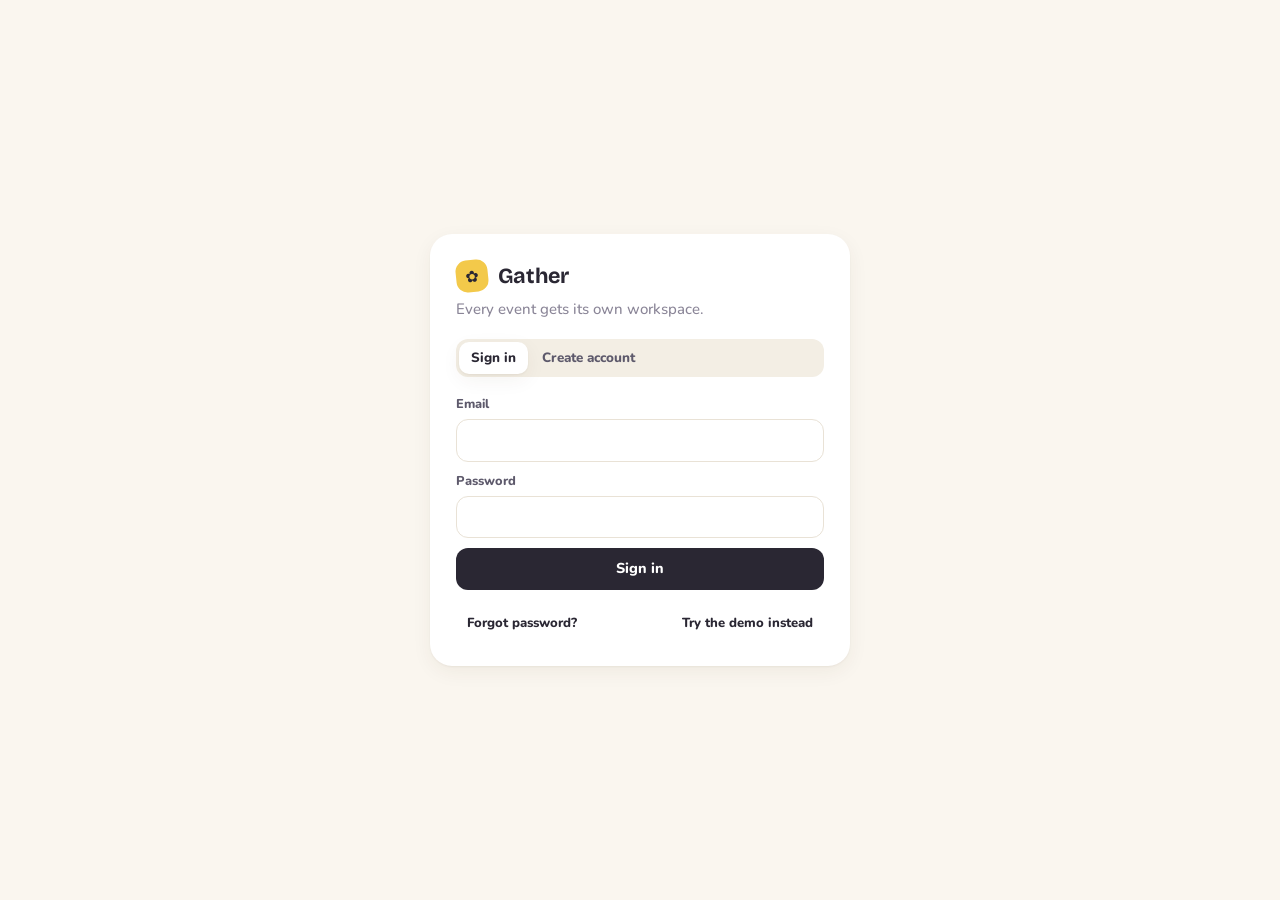
<file: index.html>
<!doctype html>
<html lang="en">
<head>
<meta charset="utf-8">
<meta name="viewport" content="width=device-width, initial-scale=1, viewport-fit=cover">
<title>Gather: plan events together</title>
<meta name="description" content="Plan an event with friends: invite everyone by WhatsApp or email, track replies and share out the jobs, all in one place.">
<meta property="og:type" content="website">
<meta property="og:site_name" content="Gather">
<meta property="og:title" content="Gather: plan events together">
<meta property="og:description" content="Invite everyone by WhatsApp or email, track replies and share out the jobs, all in one place.">
<meta property="og:image" content="https://manthan-gather.netlify.app/og.png">
<meta property="og:image:width" content="1200">
<meta property="og:image:height" content="630">
<meta name="twitter:card" content="summary_large_image">
<link rel="icon" href="data:image/svg+xml,%3Csvg xmlns='http://www.w3.org/2000/svg' viewBox='0 0 100 100'%3E%3Crect width='100' height='100' rx='26' fill='%232a2733'/%3E%3Ctext x='50' y='70' font-size='62' text-anchor='middle' fill='%23faf6ef'%3E%E2%9C%BF%3C/text%3E%3C/svg%3E">
<meta name="theme-color" content="#faf6ef">
<meta name="apple-mobile-web-app-capable" content="yes">
<meta name="mobile-web-app-capable" content="yes">
<link rel="manifest" href="manifest.webmanifest">
<link rel="stylesheet" href="https://fonts.googleapis.com/css2?family=Bricolage+Grotesque:opsz,wght@12..96,600;12..96,700&family=Nunito:wght@400;600;700;800&display=swap">
<link rel="stylesheet" href="styles.css">
</head>
<body>
<div id="app"></div>
<script type="module" src="src/app.js"></script>
</body>
</html>
</file>
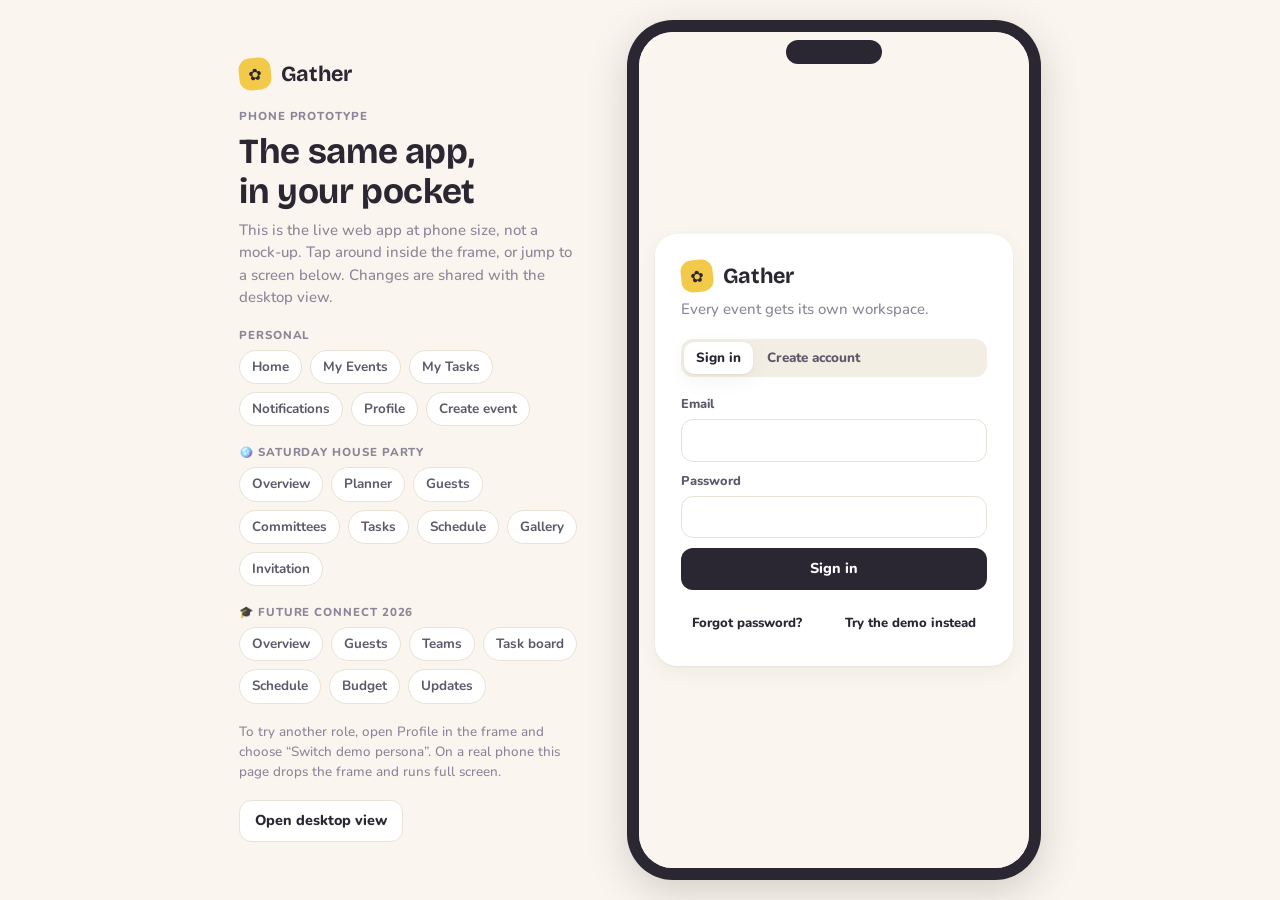
<file: phone.html>
<!doctype html>
<html lang="en">
<head>
<meta charset="utf-8">
<meta name="viewport" content="width=device-width, initial-scale=1, viewport-fit=cover">
<title>Gather Phone</title>
<link rel="stylesheet" href="https://fonts.googleapis.com/css2?family=Bricolage+Grotesque:opsz,wght@12..96,600;12..96,700&family=Nunito:wght@400;600;700;800&display=swap">
<link rel="stylesheet" href="styles.css">
<style>
  /* Phone prototype: the same web app, shown at phone size inside a device frame. */
  .stage { min-height: 100vh; display: grid; grid-template-columns: minmax(0, 340px) auto; gap: 48px; justify-content: center; align-items: center; padding-block: 20px; padding-left: max(16px, env(safe-area-inset-left, 0px)); padding-right: max(16px, env(safe-area-inset-right, 0px)); }
  .side { display: flex; flex-direction: column; gap: 18px; min-width: 0; }
  .device { width: 414px; max-width: 100%; height: min(868px, calc(100vh - 40px)); border-radius: 46px; padding: 12px; background: var(--ink); box-shadow: var(--shadow-lg); position: relative; }
  .device::before { content: ""; position: absolute; top: 20px; left: 50%; transform: translateX(-50%); width: 96px; height: 24px; border-radius: 99px; background: var(--ink); z-index: 2; pointer-events: none; }
  .device iframe { width: 100%; height: 100%; border: 0; border-radius: 34px; background: var(--bg); display: block; }
  .jump { display: flex; flex-wrap: wrap; gap: 8px; }
  @media (max-width: 860px) { .stage { grid-template-columns: minmax(0, 1fr); gap: 20px; } .side { order: 2; } .device { margin: 0 auto; } }
  /* On an actual phone the frame gets out of the way and the app fills the screen. */
  @media (max-width: 520px) { .stage { display: block; padding: 0; min-height: 0; } .side { display: none; } .device { width: 100%; height: 100vh; height: 100dvh; padding: 0; border-radius: 0; box-shadow: none; } .device::before { display: none; } .device iframe { border-radius: 0; } }
</style>
</head>
<body>
<div class="stage">
  <div class="side">
    <div class="brand" style="padding:0"><span class="brand-mark">✿</span>Gather</div>
    <div class="col gap-s"><span class="eyebrow">Phone prototype</span><h1>The same app, in your pocket</h1>
      <p class="muted">This is the live web app at phone size, not a mock-up. Tap around inside the frame, or jump to a screen below. Changes are shared with the desktop view.</p></div>
    <div class="col gap-s"><span class="eyebrow">Personal</span><div class="jump" data-group>
      <button class="chip" data-go="home">Home</button><button class="chip" data-go="events">My Events</button><button class="chip" data-go="mytasks">My Tasks</button><button class="chip" data-go="inbox">Notifications</button><button class="chip" data-go="profile">Profile</button><button class="chip" data-go="new">Create event</button></div></div>
    <div class="col gap-s"><span class="eyebrow">🪩 Saturday House Party</span><div class="jump">
      <button class="chip" data-go="e-evparty-overview">Overview</button><button class="chip" data-go="e-evparty-planner">Planner</button><button class="chip" data-go="e-evparty-people">Guests</button><button class="chip" data-go="e-evparty-teams">Committees</button><button class="chip" data-go="e-evparty-tasks">Tasks</button><button class="chip" data-go="e-evparty-schedule">Schedule</button><button class="chip" data-go="e-evparty-gallery">Gallery</button><button class="chip" data-go="invite-evparty">Invitation</button></div></div>
    <div class="col gap-s"><span class="eyebrow">🎓 Future Connect 2026</span><div class="jump">
      <button class="chip" data-go="e-evfc-overview">Overview</button><button class="chip" data-go="e-evfc-people">Guests</button><button class="chip" data-go="e-evfc-teams">Teams</button><button class="chip" data-go="e-evfc-tasks">Task board</button><button class="chip" data-go="e-evfc-schedule">Schedule</button><button class="chip" data-go="e-evfc-budget">Budget</button><button class="chip" data-go="e-evfc-updates">Updates</button></div></div>
    <p class="small muted">To try another role, open Profile in the frame and choose “Switch demo persona”. On a real phone this page drops the frame and runs full screen.</p>
    <div class="row wrap"><a class="btn" href="index.html">Open desktop view</a></div>
  </div>
  <div class="device"><iframe id="app-frame" src="index.html" title="Gather at phone size"></iframe></div>
</div>
<script>
  const frame = document.getElementById('app-frame');
  document.querySelectorAll('[data-go]').forEach((b) => b.addEventListener('click', () => {
    try { frame.contentWindow.location.hash = b.dataset.go; frame.contentWindow.scrollTo(0, 0); } catch { frame.src = 'index.html#' + b.dataset.go; }
    document.querySelectorAll('[data-go]').forEach((x) => x.classList.toggle('on', x === b));
  }));
</script>
</body>
</html>
</file>
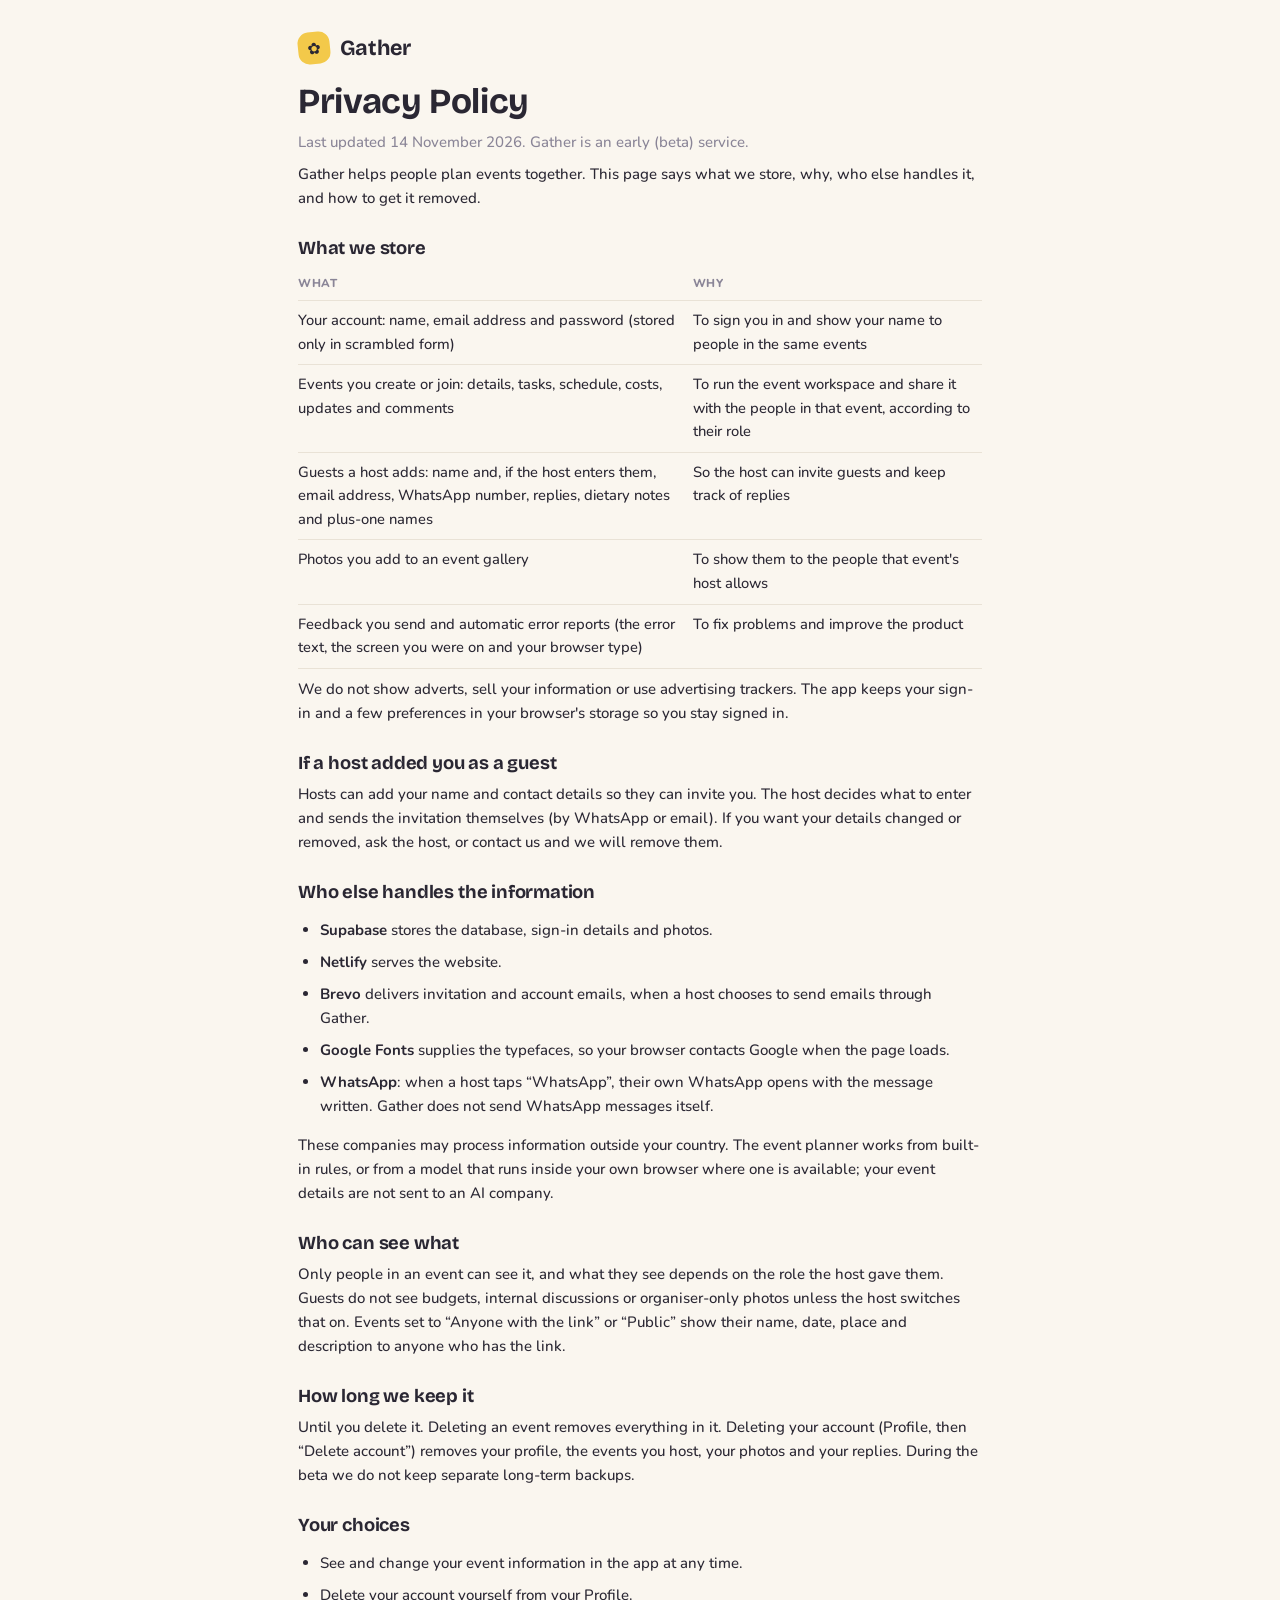
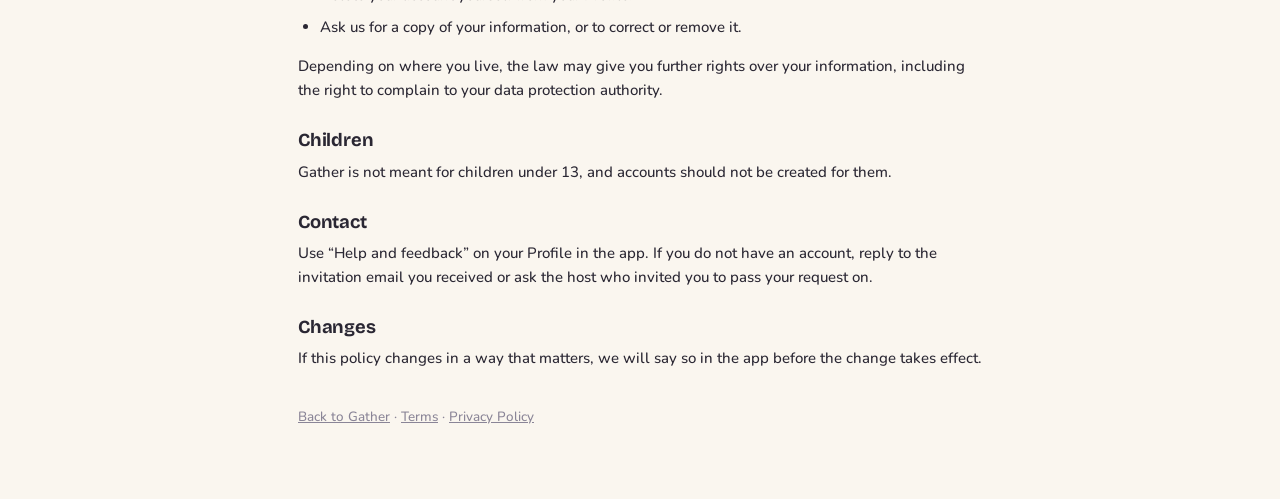
<file: privacy.html>
<!doctype html>
<html lang="en">
<head>
<meta charset="utf-8">
<meta name="viewport" content="width=device-width, initial-scale=1">
<title>Privacy Policy · Gather</title>
<meta name="theme-color" content="#faf6ef">
<link rel="stylesheet" href="https://fonts.googleapis.com/css2?family=Bricolage+Grotesque:opsz,wght@12..96,600;12..96,700&family=Nunito:wght@400;600;700;800&display=swap">
<link rel="stylesheet" href="styles.css">
<style>
.legal { max-width: 720px; margin: 0 auto; padding: 32px 18px 64px; line-height: 1.6; }
.legal h1 { margin: 18px 0 4px; } .legal h2 { margin: 28px 0 6px; font-size: 1.15rem; } .legal p, .legal li { margin: 8px 0; }
.legal ul { padding-left: 22px; } .legal table { border-collapse: collapse; width: 100%; font-size: .92rem; } .legal td, .legal th { text-align: left; vertical-align: top; padding: 8px 10px 8px 0; border-bottom: 1px solid var(--line, #e7e0d4); }
</style>
</head>
<body>
<main class="legal">
<a class="brand" href="./" style="text-decoration:none;padding:0"><span class="brand-mark">✿</span>Gather</a>
<h1>Privacy Policy</h1>
<p class="muted">Last updated 14 November 2026. Gather is an early (beta) service.</p>
<p>Gather helps people plan events together. This page says what we store, why, who else handles it, and how to get it removed.</p>

<h2>What we store</h2>
<table>
<tr><th>What</th><th>Why</th></tr>
<tr><td>Your account: name, email address and password (stored only in scrambled form)</td><td>To sign you in and show your name to people in the same events</td></tr>
<tr><td>Events you create or join: details, tasks, schedule, costs, updates and comments</td><td>To run the event workspace and share it with the people in that event, according to their role</td></tr>
<tr><td>Guests a host adds: name and, if the host enters them, email address, WhatsApp number, replies, dietary notes and plus-one names</td><td>So the host can invite guests and keep track of replies</td></tr>
<tr><td>Photos you add to an event gallery</td><td>To show them to the people that event's host allows</td></tr>
<tr><td>Feedback you send and automatic error reports (the error text, the screen you were on and your browser type)</td><td>To fix problems and improve the product</td></tr>
</table>
<p>We do not show adverts, sell your information or use advertising trackers. The app keeps your sign-in and a few preferences in your browser's storage so you stay signed in.</p>

<h2>If a host added you as a guest</h2>
<p>Hosts can add your name and contact details so they can invite you. The host decides what to enter and sends the invitation themselves (by WhatsApp or email). If you want your details changed or removed, ask the host, or contact us and we will remove them.</p>

<h2>Who else handles the information</h2>
<ul>
<li><b>Supabase</b> stores the database, sign-in details and photos.</li>
<li><b>Netlify</b> serves the website.</li>
<li><b>Brevo</b> delivers invitation and account emails, when a host chooses to send emails through Gather.</li>
<li><b>Google Fonts</b> supplies the typefaces, so your browser contacts Google when the page loads.</li>
<li><b>WhatsApp</b>: when a host taps “WhatsApp”, their own WhatsApp opens with the message written. Gather does not send WhatsApp messages itself.</li>
</ul>
<p>These companies may process information outside your country. The event planner works from built-in rules, or from a model that runs inside your own browser where one is available; your event details are not sent to an AI company.</p>

<h2>Who can see what</h2>
<p>Only people in an event can see it, and what they see depends on the role the host gave them. Guests do not see budgets, internal discussions or organiser-only photos unless the host switches that on. Events set to “Anyone with the link” or “Public” show their name, date, place and description to anyone who has the link.</p>

<h2>How long we keep it</h2>
<p>Until you delete it. Deleting an event removes everything in it. Deleting your account (Profile, then “Delete account”) removes your profile, the events you host, your photos and your replies. During the beta we do not keep separate long-term backups.</p>

<h2>Your choices</h2>
<ul>
<li>See and change your event information in the app at any time.</li>
<li>Delete your account yourself from your Profile.</li>
<li>Ask us for a copy of your information, or to correct or remove it.</li>
</ul>
<p>Depending on where you live, the law may give you further rights over your information, including the right to complain to your data protection authority.</p>

<h2>Children</h2>
<p>Gather is not meant for children under 13, and accounts should not be created for them.</p>

<h2>Contact</h2>
<p>Use “Help and feedback” on your Profile in the app. If you do not have an account, reply to the invitation email you received or ask the host who invited you to pass your request on.</p>

<h2>Changes</h2>
<p>If this policy changes in a way that matters, we will say so in the app before the change takes effect.</p>

<p class="small muted" style="margin-top:36px"><a href="./">Back to Gather</a> · <a href="terms.html">Terms</a> · <a href="privacy.html">Privacy Policy</a></p>
</main>
</body>
</html>
</file>
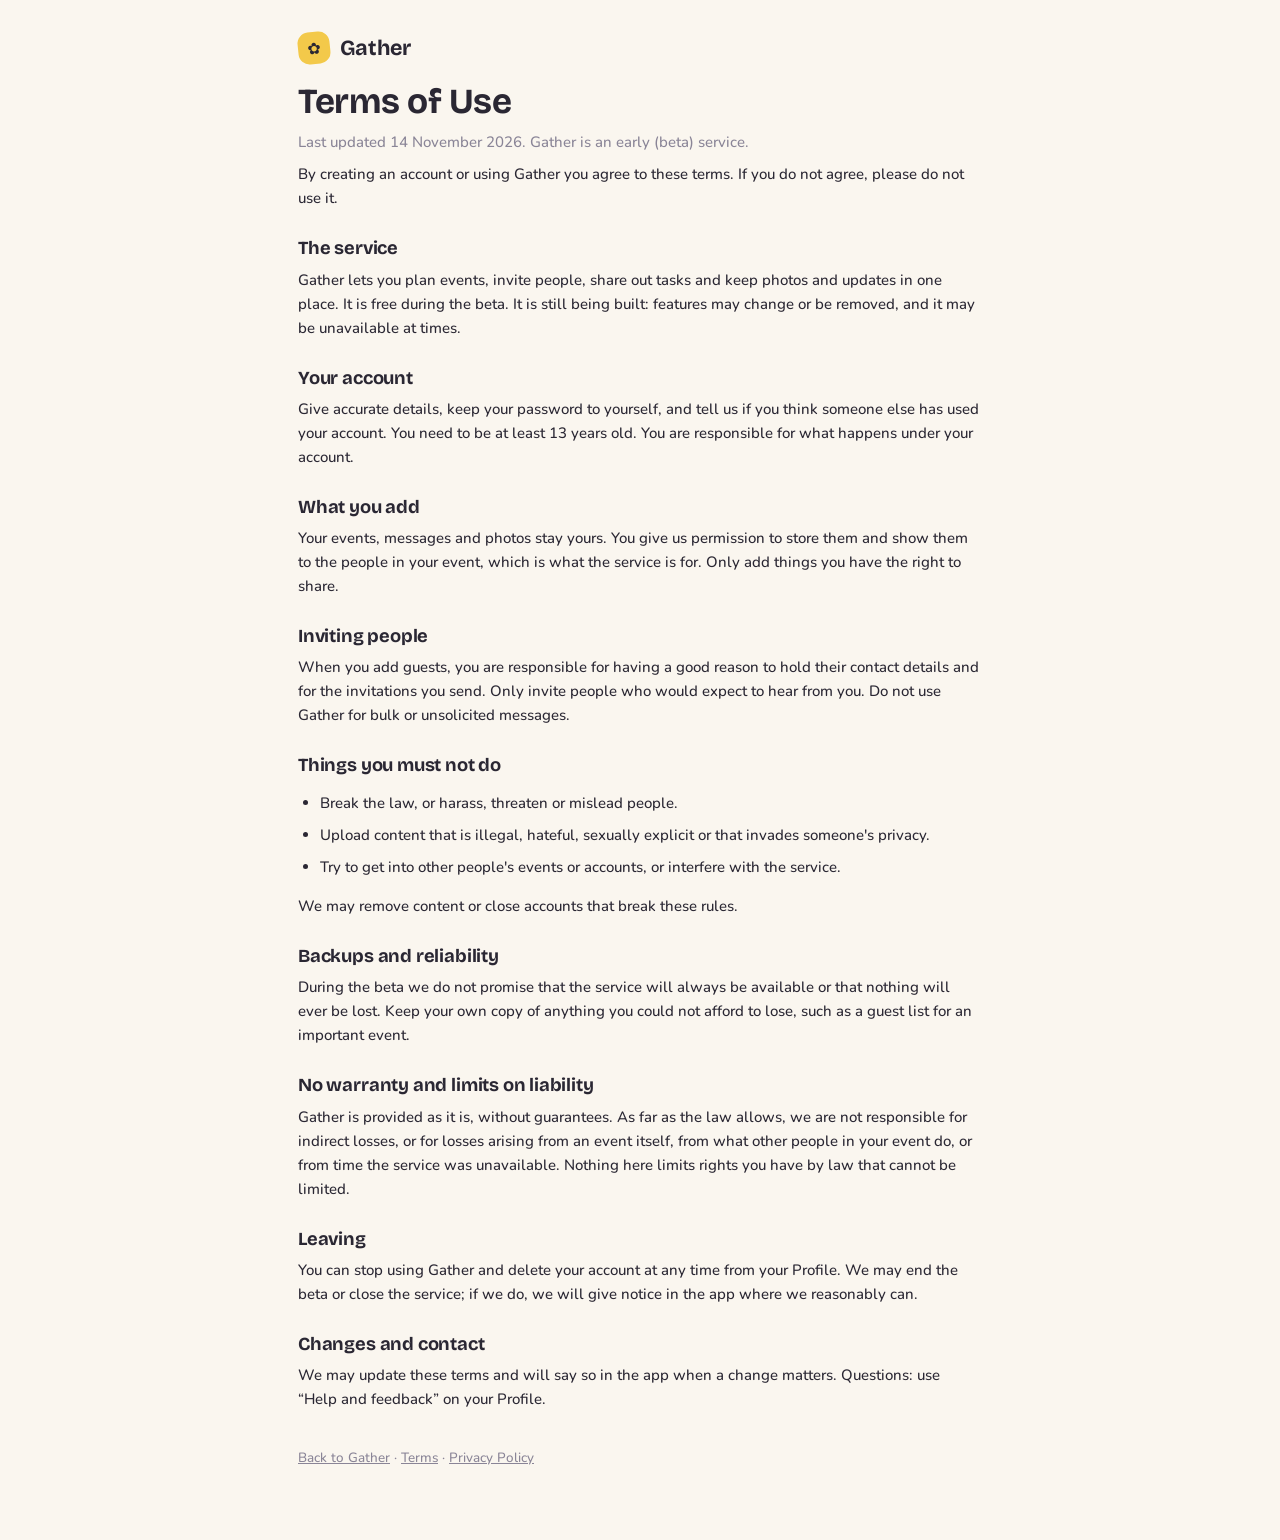
<file: terms.html>
<!doctype html>
<html lang="en">
<head>
<meta charset="utf-8">
<meta name="viewport" content="width=device-width, initial-scale=1">
<title>Terms · Gather</title>
<meta name="theme-color" content="#faf6ef">
<link rel="stylesheet" href="https://fonts.googleapis.com/css2?family=Bricolage+Grotesque:opsz,wght@12..96,600;12..96,700&family=Nunito:wght@400;600;700;800&display=swap">
<link rel="stylesheet" href="styles.css">
<style>
.legal { max-width: 720px; margin: 0 auto; padding: 32px 18px 64px; line-height: 1.6; }
.legal h1 { margin: 18px 0 4px; } .legal h2 { margin: 28px 0 6px; font-size: 1.15rem; } .legal p, .legal li { margin: 8px 0; }
.legal ul { padding-left: 22px; } .legal table { border-collapse: collapse; width: 100%; font-size: .92rem; } .legal td, .legal th { text-align: left; vertical-align: top; padding: 8px 10px 8px 0; border-bottom: 1px solid var(--line, #e7e0d4); }
</style>
</head>
<body>
<main class="legal">
<a class="brand" href="./" style="text-decoration:none;padding:0"><span class="brand-mark">✿</span>Gather</a>
<h1>Terms of Use</h1>
<p class="muted">Last updated 14 November 2026. Gather is an early (beta) service.</p>
<p>By creating an account or using Gather you agree to these terms. If you do not agree, please do not use it.</p>

<h2>The service</h2>
<p>Gather lets you plan events, invite people, share out tasks and keep photos and updates in one place. It is free during the beta. It is still being built: features may change or be removed, and it may be unavailable at times.</p>

<h2>Your account</h2>
<p>Give accurate details, keep your password to yourself, and tell us if you think someone else has used your account. You need to be at least 13 years old. You are responsible for what happens under your account.</p>

<h2>What you add</h2>
<p>Your events, messages and photos stay yours. You give us permission to store them and show them to the people in your event, which is what the service is for. Only add things you have the right to share.</p>

<h2>Inviting people</h2>
<p>When you add guests, you are responsible for having a good reason to hold their contact details and for the invitations you send. Only invite people who would expect to hear from you. Do not use Gather for bulk or unsolicited messages.</p>

<h2>Things you must not do</h2>
<ul>
<li>Break the law, or harass, threaten or mislead people.</li>
<li>Upload content that is illegal, hateful, sexually explicit or that invades someone's privacy.</li>
<li>Try to get into other people's events or accounts, or interfere with the service.</li>
</ul>
<p>We may remove content or close accounts that break these rules.</p>

<h2>Backups and reliability</h2>
<p>During the beta we do not promise that the service will always be available or that nothing will ever be lost. Keep your own copy of anything you could not afford to lose, such as a guest list for an important event.</p>

<h2>No warranty and limits on liability</h2>
<p>Gather is provided as it is, without guarantees. As far as the law allows, we are not responsible for indirect losses, or for losses arising from an event itself, from what other people in your event do, or from time the service was unavailable. Nothing here limits rights you have by law that cannot be limited.</p>

<h2>Leaving</h2>
<p>You can stop using Gather and delete your account at any time from your Profile. We may end the beta or close the service; if we do, we will give notice in the app where we reasonably can.</p>

<h2>Changes and contact</h2>
<p>We may update these terms and will say so in the app when a change matters. Questions: use “Help and feedback” on your Profile.</p>

<p class="small muted" style="margin-top:36px"><a href="./">Back to Gather</a> · <a href="terms.html">Terms</a> · <a href="privacy.html">Privacy Policy</a></p>
</main>
</body>
</html>
</file>
<file: styles.css>
/* Gather design system.
   Layout: app shell = side navigation + one content column on desktop,
   top bar + bottom tab bar on phones. Every event workspace reuses the same
   cards, pills and committee colours; density changes, the language does not. */
:root {
  --bg: #faf6ef; --surface: #ffffff; --surface-2: #f3eee4; --ink: #2a2733; --ink-2: #5d596b;
  --muted: #8a8597; --line: #e9e2d6; --btn-bg: #2a2733; --btn-fg: #ffffff; --scrim: rgba(42, 39, 51, .45);
  --lav: #a996f0; --lav-soft: #efeaff; --lav-ink: #5b46b8;
  --butter: #f3c94a; --butter-soft: #fff3c9; --butter-ink: #806200;
  --coral: #ff8a75; --coral-soft: #ffe4de; --coral-ink: #b03f2b;
  --mint: #6fd3a8; --mint-soft: #dbf5e9; --mint-ink: #1c7450;
  --sky: #74bdf2; --sky-soft: #ddeffd; --sky-ink: #1d659f;
  --shadow: 0 1px 2px rgba(60, 45, 20, .05), 0 6px 20px rgba(60, 45, 20, .06);
  --shadow-lg: 0 12px 40px rgba(40, 30, 20, .18);
  --r-sm: 10px; --r: 16px; --r-lg: 22px; --gutter: 16px;
  --display: 'Bricolage Grotesque', 'Nunito', ui-rounded, system-ui, sans-serif;
  --body: 'Nunito', ui-rounded, 'Segoe UI', system-ui, sans-serif;
}
@media (prefers-color-scheme: dark) {
  :root:not([data-theme="light"]) {
    --bg: #1b1921; --surface: #25222d; --surface-2: #2e2a38; --ink: #f3eff8; --ink-2: #c6c0d4;
    --muted: #958fa5; --line: #3a3546; --btn-bg: #f3eff8; --btn-fg: #1b1921; --scrim: rgba(0, 0, 0, .6);
    --lav-soft: #382f5e; --lav-ink: #cfc3ff; --butter-soft: #463b15; --butter-ink: #f8dc7e;
    --coral-soft: #502923; --coral-ink: #ffb3a5; --mint-soft: #1e4435; --mint-ink: #9be6c5;
    --sky-soft: #1c3a52; --sky-ink: #a9d7fa;
    --shadow: 0 1px 2px rgba(0, 0, 0, .3), 0 6px 20px rgba(0, 0, 0, .25); --shadow-lg: 0 12px 40px rgba(0, 0, 0, .5);
    color-scheme: dark;
  }
}
:root[data-theme="dark"] {
  --bg: #1b1921; --surface: #25222d; --surface-2: #2e2a38; --ink: #f3eff8; --ink-2: #c6c0d4;
  --muted: #958fa5; --line: #3a3546; --btn-bg: #f3eff8; --btn-fg: #1b1921; --scrim: rgba(0, 0, 0, .6);
  --lav-soft: #382f5e; --lav-ink: #cfc3ff; --butter-soft: #463b15; --butter-ink: #f8dc7e;
  --coral-soft: #502923; --coral-ink: #ffb3a5; --mint-soft: #1e4435; --mint-ink: #9be6c5;
  --sky-soft: #1c3a52; --sky-ink: #a9d7fa;
  --shadow: 0 1px 2px rgba(0, 0, 0, .3), 0 6px 20px rgba(0, 0, 0, .25); --shadow-lg: 0 12px 40px rgba(0, 0, 0, .5);
  color-scheme: dark;
}
/* colour scopes: a component reads --c (solid), --cs (soft fill), --ci (text on soft) */
.c-lav { --c: var(--lav); --cs: var(--lav-soft); --ci: var(--lav-ink); }
.c-butter { --c: var(--butter); --cs: var(--butter-soft); --ci: var(--butter-ink); }
.c-coral { --c: var(--coral); --cs: var(--coral-soft); --ci: var(--coral-ink); }
.c-mint { --c: var(--mint); --cs: var(--mint-soft); --ci: var(--mint-ink); }
.c-sky { --c: var(--sky); --cs: var(--sky-soft); --ci: var(--sky-ink); }
.c-grey { --c: var(--muted); --cs: var(--surface-2); --ci: var(--ink-2); }

* { box-sizing: border-box; }
html, body { margin: 0; }
body { background: var(--bg); color: var(--ink); font: 500 15px/1.5 var(--body); -webkit-font-smoothing: antialiased; }
h1, h2, h3, h4 { font-family: var(--display); margin: 0; line-height: 1.15; text-wrap: balance; letter-spacing: -.01em; }
h1 { font-size: clamp(1.6rem, 1.2rem + 1.6vw, 2.2rem); } h2 { font-size: 1.25rem; } h3 { font-size: 1.02rem; } h4 { font-size: .92rem; }
p { margin: 0; } a { color: inherit; }
button, input, select, textarea { font: inherit; color: inherit; }
button { cursor: pointer; background: none; border: 0; padding: 0; }
:focus-visible { outline: 2.5px solid var(--lav); outline-offset: 2px; border-radius: 8px; }
.muted { color: var(--muted); } .small { font-size: .84rem; } .tiny { font-size: .76rem; } .b { font-weight: 800; }
.num { font-variant-numeric: tabular-nums; } .grow { flex: 1; min-width: 0; } .nowrap { white-space: nowrap; }
.row { display: flex; align-items: center; gap: 10px; } .row.wrap { flex-wrap: wrap; } .row.top { align-items: flex-start; }
.col { display: flex; flex-direction: column; gap: 10px; min-width: 0; } .gap-s { gap: 6px; } .gap-l { gap: 18px; } .between { justify-content: space-between; }
.clip { overflow: hidden; text-overflow: ellipsis; white-space: nowrap; min-width: 0; }
.eyebrow { font-size: .72rem; font-weight: 800; letter-spacing: .08em; text-transform: uppercase; color: var(--muted); }
.ic { width: 18px; height: 18px; flex: none; stroke: currentColor; fill: none; stroke-width: 1.9; stroke-linecap: round; stroke-linejoin: round; }

/* ---------- shell ---------- */
.app { display: grid; grid-template-columns: 252px minmax(0, 1fr); min-height: 100vh; }
.sidebar { position: sticky; top: 0; align-self: start; height: 100vh; overflow-y: auto; padding: 20px 14px; display: flex; flex-direction: column; gap: 18px; border-right: 1px solid var(--line); }
.brand { display: flex; align-items: center; gap: 10px; padding: 4px 8px; font: 700 1.35rem var(--display); }
.brand-mark { width: 32px; height: 32px; border-radius: 11px; background: var(--butter); color: #2a2733; display: grid; place-items: center; font-size: 1rem; transform: rotate(-6deg); }
.nav { display: flex; flex-direction: column; gap: 2px; }
.nav-item { display: flex; align-items: center; gap: 11px; padding: 9px 10px; border-radius: 12px; font-weight: 700; color: var(--ink-2); text-align: left; width: 100%; }
.nav-item:hover { background: var(--surface-2); }
.nav-item.on { background: var(--surface); color: var(--ink); box-shadow: var(--shadow); }
.nav-item .count { margin-left: auto; background: var(--coral); color: #2a2733; border-radius: 99px; font-size: .72rem; font-weight: 800; padding: 1px 7px; }
.nav-ev { font-weight: 600; font-size: .9rem; padding: 7px 10px; }
.nav-ev .dot { width: 22px; height: 22px; border-radius: 8px; background: var(--cs); display: grid; place-items: center; font-size: .78rem; flex: none; }
.who { margin-top: auto; display: flex; align-items: center; gap: 10px; padding: 10px; border-radius: 14px; background: var(--surface); box-shadow: var(--shadow); text-align: left; width: 100%; }
.main { min-width: 0; }
.page { max-width: 1120px; margin: 0 auto; padding-block: 28px 80px; padding-left: max(var(--gutter), env(safe-area-inset-left, 0px)); padding-right: max(var(--gutter), env(safe-area-inset-right, 0px)); display: flex; flex-direction: column; gap: 24px; }
.topbar, .tabbar { display: none; }
@media (min-width: 900px) { :root { --gutter: 36px; } }
@media (max-width: 899px) {
  .app { display: block; } .sidebar { display: none; }
  .topbar { display: flex; align-items: center; gap: 10px; position: sticky; top: env(safe-area-inset-top, 0px); z-index: 20; background: var(--bg); padding-block: 10px; padding-left: max(16px, env(safe-area-inset-left, 0px)); padding-right: max(16px, env(safe-area-inset-right, 0px)); border-bottom: 1px solid var(--line); }
  .tabbar { display: grid; grid-template-columns: repeat(5, 1fr); position: fixed; left: 0; right: 0; bottom: 0; z-index: 30; background: var(--surface); border-top: 1px solid var(--line); padding: 6px max(8px, env(safe-area-inset-right, 0px)) calc(6px + env(safe-area-inset-bottom, 0px)) max(8px, env(safe-area-inset-left, 0px)); }
  .tab { display: flex; flex-direction: column; align-items: center; gap: 2px; font-size: .68rem; font-weight: 700; color: var(--muted); padding: 5px 0; border-radius: 12px; position: relative; }
  .tab.on { color: var(--ink); } .tab.on .ic { stroke-width: 2.4; }
  .tab .count { position: absolute; top: 0; left: 54%; background: var(--coral); color: #2a2733; border-radius: 99px; font-size: .62rem; font-weight: 800; padding: 0 5px; }
  .tab-create { width: 44px; height: 44px; border-radius: 16px; background: var(--btn-bg); color: var(--btn-fg); display: grid; place-items: center; margin: 0 auto; }
  .page { padding-block: 18px 110px; gap: 20px; }
  body::before { content: ""; position: fixed; inset: 0 0 auto; height: env(safe-area-inset-top, 0px); z-index: 10; background: var(--bg); }
}

/* ---------- primitives ---------- */
.card { background: var(--surface); border-radius: var(--r); box-shadow: var(--shadow); padding: 18px; min-width: 0; }
.card.flat { box-shadow: none; border: 1px solid var(--line); }
.card.tint { background: var(--cs); box-shadow: none; }
.card.click { cursor: pointer; transition: transform .15s ease, box-shadow .15s ease; text-align: left; width: 100%; }
.card.click:hover { transform: translateY(-2px); box-shadow: var(--shadow-lg); }
.grid { display: grid; gap: 14px; } .g2 { grid-template-columns: repeat(auto-fit, minmax(min(100%, 300px), 1fr)); }
.g3 { grid-template-columns: repeat(auto-fill, minmax(min(100%, 250px), 1fr)); } .g4 { grid-template-columns: repeat(auto-fit, minmax(124px, 1fr)); }
.split { display: grid; gap: 20px; grid-template-columns: minmax(0, 1.6fr) minmax(0, 1fr); align-items: start; }
@media (max-width: 899px) { .split { grid-template-columns: minmax(0, 1fr); } }
.sec-head { display: flex; align-items: center; justify-content: space-between; gap: 10px; flex-wrap: wrap; }
.btn { display: inline-flex; align-items: center; justify-content: center; gap: 7px; padding: 9px 15px; border-radius: 12px; font-weight: 800; font-size: .9rem; background: var(--surface); border: 1px solid var(--line); white-space: nowrap; transition: transform .1s ease, background .15s; }
.btn:hover { background: var(--surface-2); } .btn:active { transform: scale(.97); }
.btn.primary { background: var(--btn-bg); color: var(--btn-fg); border-color: transparent; } .btn.primary:hover { opacity: .9; }
.btn.soft { background: var(--cs, var(--lav-soft)); color: var(--ci, var(--lav-ink)); border-color: transparent; }
.btn.ghost { border-color: transparent; background: none; } .btn.ghost:hover { background: var(--surface-2); }
.btn.sm { padding: 5px 10px; font-size: .82rem; border-radius: 10px; } .btn.icon { padding: 7px; } .btn.danger { color: var(--coral-ink); }
.btn:disabled { opacity: .45; cursor: not-allowed; }
.pill { display: inline-flex; align-items: center; gap: 5px; padding: 2px 9px; border-radius: 99px; font-size: .76rem; font-weight: 800; background: var(--cs, var(--surface-2)); color: var(--ci, var(--ink-2)); white-space: nowrap; }
.pill .pdot { width: 7px; height: 7px; border-radius: 50%; background: var(--c, var(--muted)); }
.chip { display: inline-flex; align-items: center; gap: 6px; padding: 6px 12px; border-radius: 99px; font-size: .84rem; font-weight: 700; background: var(--surface); border: 1px solid var(--line); color: var(--ink-2); white-space: nowrap; }
.chip.on { background: var(--btn-bg); color: var(--btn-fg); border-color: transparent; }
.chips { display: flex; gap: 8px; flex-wrap: wrap; } .chips.scroll { flex-wrap: nowrap; overflow-x: auto; scrollbar-width: none; padding-bottom: 2px; }
.avatar { width: 30px; height: 30px; border-radius: 50%; background: var(--cs); color: var(--ci); display: inline-grid; place-items: center; font-size: .72rem; font-weight: 800; flex: none; }
.avatar.lg { width: 44px; height: 44px; font-size: .95rem; } .avatar.sm { width: 22px; height: 22px; font-size: .58rem; } .avatar.xl { width: 72px; height: 72px; font-size: 1.5rem; }
.stack { display: inline-flex; } .stack .avatar { margin-left: -7px; box-shadow: 0 0 0 2px var(--surface); } .stack .avatar:first-child { margin-left: 0; }
.bar { height: 8px; border-radius: 99px; background: var(--surface-2); overflow: hidden; }
.bar > i { display: block; height: 100%; border-radius: 99px; background: var(--c, var(--mint)); transition: width .4s ease; }
.stat { display: flex; flex-direction: column; gap: 2px; } .stat .v { font: 700 1.7rem var(--display); font-variant-numeric: tabular-nums; line-height: 1.1; }
.stat .k { font-size: .8rem; font-weight: 700; color: var(--muted); }
.empty { text-align: center; padding: 34px 16px; color: var(--muted); display: flex; flex-direction: column; align-items: center; gap: 8px; }
.empty .big { font-size: 2rem; }
.sim { display: inline-flex; align-items: center; gap: 4px; font-size: .7rem; font-weight: 800; letter-spacing: .04em; text-transform: uppercase; padding: 2px 7px; border-radius: 6px; border: 1.5px dashed var(--butter); color: var(--butter-ink); background: var(--butter-soft); }
.list { display: flex; flex-direction: column; } .list > * { border-top: 1px solid var(--line); padding: 11px 0; } .list > *:first-child { border-top: 0; }
.tick { width: 22px; height: 22px; border-radius: 8px; border: 2px solid var(--line); display: grid; place-items: center; flex: none; color: transparent; transition: all .15s; }
.tick.on { background: var(--mint); border-color: var(--mint); color: #173d2c; } .tick .ic { width: 14px; height: 14px; stroke-width: 3; }
.done-text { text-decoration: line-through; color: var(--muted); }
.field { display: flex; flex-direction: column; gap: 5px; min-width: 0; } .field > span { font-size: .8rem; font-weight: 800; color: var(--ink-2); }
.input, select.input, textarea.input { width: 100%; padding: 9px 12px; border-radius: 12px; border: 1.5px solid var(--line); background: var(--surface); min-width: 0; }
.input:focus { outline: none; border-color: var(--lav); box-shadow: 0 0 0 3px var(--lav-soft); }
textarea.input { resize: vertical; min-height: 76px; } select.input.sm, .input.sm { padding: 4px 8px; font-size: .84rem; border-radius: 9px; width: auto; }
.form-grid { display: grid; gap: 12px; grid-template-columns: repeat(auto-fit, minmax(min(100%, 180px), 1fr)); }
.switch { width: 38px; height: 22px; border-radius: 99px; background: var(--line); position: relative; flex: none; transition: background .15s; }
.switch::after { content: ""; position: absolute; top: 3px; left: 3px; width: 16px; height: 16px; border-radius: 50%; background: var(--surface); transition: transform .15s; box-shadow: 0 1px 2px rgba(0,0,0,.2); }
.switch.on { background: var(--mint); } .switch.on::after { transform: translateX(16px); } .switch:disabled { opacity: .5; cursor: not-allowed; }
.seg { display: inline-flex; background: var(--surface-2); border-radius: 12px; padding: 3px; gap: 2px; }
.seg button { padding: 6px 12px; border-radius: 10px; font-weight: 800; font-size: .84rem; color: var(--ink-2); display: inline-flex; gap: 6px; align-items: center; }
.seg button.on { background: var(--surface); color: var(--ink); box-shadow: var(--shadow); }
.table-wrap { overflow-x: auto; } table { border-collapse: collapse; width: 100%; font-size: .88rem; }
th { text-align: left; font-size: .72rem; letter-spacing: .06em; text-transform: uppercase; color: var(--muted); padding: 8px 10px; font-weight: 800; white-space: nowrap; }
td { padding: 9px 10px; border-top: 1px solid var(--line); vertical-align: middle; }

/* ---------- modal / toast ---------- */
.scrim { position: fixed; inset: 0; background: var(--scrim); z-index: 50; display: grid; place-items: center; padding: 20px; animation: fade .15s ease; }
.modal { background: var(--bg); border-radius: var(--r-lg); box-shadow: var(--shadow-lg); width: min(100%, 560px); max-height: min(88vh, 860px); display: flex; flex-direction: column; animation: pop .2s ease; }
.modal.wide { width: min(100%, 760px); }
.modal-head { display: flex; align-items: center; gap: 10px; padding: 16px 20px 6px; } .modal-body { padding: 10px 20px 20px; overflow-y: auto; display: flex; flex-direction: column; gap: 14px; }
.modal-foot { padding: 12px 20px calc(14px + env(safe-area-inset-bottom, 0px)); border-top: 1px solid var(--line); display: flex; gap: 8px; justify-content: flex-end; flex-wrap: wrap; }
@media (max-width: 640px) { .scrim { padding: 0; place-items: end stretch; } .modal, .modal.wide { width: 100%; border-radius: var(--r-lg) var(--r-lg) 0 0; max-height: 92vh; animation: rise .22s ease; } }
.toasts { position: fixed; left: 50%; transform: translateX(-50%); bottom: calc(84px + env(safe-area-inset-bottom, 0px)); z-index: 70; display: flex; flex-direction: column; gap: 8px; align-items: center; width: max-content; max-width: calc(100vw - 32px); }
.toast { background: var(--btn-bg); color: var(--btn-fg); padding: 10px 16px; border-radius: 14px; font-weight: 700; font-size: .88rem; box-shadow: var(--shadow-lg); animation: rise .2s ease; display: flex; gap: 8px; align-items: center; }
@keyframes fade { from { opacity: 0; } } @keyframes pop { from { transform: scale(.96); opacity: 0; } } @keyframes rise { from { transform: translateY(14px); opacity: 0; } }
@media (prefers-reduced-motion: reduce) { * { animation: none !important; transition: none !important; } }

/* ---------- event cover & workspace ---------- */
.cover { position: relative; border-radius: var(--r-lg); background: var(--cs); overflow: hidden; min-height: 120px; display: grid; place-items: center; }
.cover::before, .cover::after { content: ""; position: absolute; border-radius: 50%; background: var(--c); opacity: .35; }
.cover::before { width: 150px; height: 150px; right: -40px; top: -50px; } .cover::after { width: 90px; height: 90px; left: 8%; bottom: -40px; }
.cover .emo { font-size: 3rem; position: relative; z-index: 1; filter: drop-shadow(0 4px 8px rgba(0,0,0,.12)); }
.cover img { position: absolute; inset: 0; width: 100%; height: 100%; object-fit: cover; z-index: 1; }
.cover.sm { min-height: 84px; border-radius: 14px; } .cover.sm .emo { font-size: 2rem; }
.cover.hero { min-height: 150px; } .cover.hero .emo { font-size: 4rem; }
.ws-head { display: flex; flex-direction: column; gap: 14px; }
.ws-title { display: flex; gap: 14px; align-items: flex-end; flex-wrap: wrap; }
.ws-tabs { display: flex; gap: 4px; overflow-x: auto; scrollbar-width: none; border-bottom: 1px solid var(--line); position: sticky; top: 0; background: var(--bg); z-index: 15; margin-inline: calc(-1 * var(--gutter)); padding-inline: var(--gutter); }
.ws-tab { display: inline-flex; align-items: center; gap: 7px; padding: 11px 12px; font-weight: 800; font-size: .88rem; color: var(--muted); border-bottom: 2.5px solid transparent; white-space: nowrap; }
.ws-tab.on { color: var(--ink); border-color: var(--ink); }
@media (max-width: 899px) { .ws-tabs { top: calc(53px + env(safe-area-inset-top, 0px)); } }
.count-down { display: flex; gap: 8px; } .count-down div { background: var(--surface); border-radius: 14px; padding: 8px 12px; text-align: center; min-width: 58px; }
.count-down b { display: block; font: 700 1.5rem var(--display); font-variant-numeric: tabular-nums; }
.qa { display: flex; flex-direction: column; align-items: center; gap: 6px; padding: 14px 8px; border-radius: var(--r); background: var(--cs); color: var(--ci); font-weight: 800; font-size: .84rem; text-align: center; transition: transform .15s; }
.qa:hover { transform: translateY(-2px) rotate(-1deg); }

/* ---------- tasks ---------- */
.board { display: grid; grid-template-columns: repeat(4, minmax(230px, 1fr)); gap: 12px; overflow-x: auto; padding-bottom: 8px; }
.lane { background: var(--surface-2); border-radius: var(--r); padding: 10px; display: flex; flex-direction: column; gap: 8px; min-height: 160px; }
.lane.over { outline: 2.5px dashed var(--lav); }
.tcard { background: var(--surface); border-radius: 13px; padding: 11px 12px; box-shadow: var(--shadow); display: flex; flex-direction: column; gap: 8px; cursor: pointer; text-align: left; border-left: 4px solid var(--c, var(--line)); }
.tcard:hover { box-shadow: var(--shadow-lg); }
.cal { display: grid; grid-template-columns: repeat(7, minmax(0, 1fr)); gap: 4px; }
.cal .dow { font-size: .7rem; font-weight: 800; color: var(--muted); text-align: center; padding: 4px 0; text-transform: uppercase; }
.cal .day { background: var(--surface); border-radius: 10px; min-height: 84px; padding: 5px; display: flex; flex-direction: column; gap: 3px; font-size: .74rem; min-width: 0; }
.cal .day.out { background: transparent; } .cal .day.today { outline: 2px solid var(--lav); } .cal .day.evday { background: var(--butter-soft); }
.cal .ev { background: var(--cs); color: var(--ci); border-radius: 6px; padding: 1px 5px; font-weight: 700; overflow: hidden; text-overflow: ellipsis; white-space: nowrap; text-align: left; }
@media (max-width: 640px) { .cal .day { min-height: 58px; } }

/* ---------- timeline ---------- */
.tl { position: relative; display: flex; flex-direction: column; gap: 12px; padding-left: 86px; }
.tl::before { content: ""; position: absolute; left: 72px; top: 8px; bottom: 8px; width: 2px; background: var(--line); }
.tl-item { position: relative; } .tl-time { position: absolute; left: -86px; width: 60px; text-align: right; font-weight: 800; font-size: .84rem; top: 14px; font-variant-numeric: tabular-nums; }
.tl-item::before { content: ""; position: absolute; left: -19px; top: 18px; width: 12px; height: 12px; border-radius: 50%; background: var(--c, var(--lav)); box-shadow: 0 0 0 4px var(--bg); }

/* ---------- gallery ---------- */
.photos { display: grid; grid-template-columns: repeat(auto-fill, minmax(150px, 1fr)); gap: 10px; }
.photo { position: relative; aspect-ratio: 1; border-radius: 16px; overflow: hidden; background: var(--cs); display: grid; place-items: center; cursor: pointer; width: 100%; max-width: 100%; }
.photo:nth-child(5n+1) { aspect-ratio: auto; grid-row: span 2; min-height: 100%; }
.photo img { width: 100%; height: 100%; object-fit: cover; position: absolute; inset: 0; }
.photo .emo { font-size: 3rem; } .photo .cap { position: absolute; left: 0; right: 0; bottom: 0; padding: 22px 10px 8px; font-size: .76rem; font-weight: 700; color: #fff; background: linear-gradient(transparent, rgba(0,0,0,.55)); text-align: left; }
.photo .badge { position: absolute; top: 8px; left: 8px; }
.viewfinder { position: relative; aspect-ratio: 4/3; max-width: 100%; border-radius: 18px; overflow: hidden; background: #17151c; display: grid; place-items: center; color: #fff; }
.viewfinder video, .viewfinder img, .viewfinder canvas { width: 100%; height: 100%; object-fit: cover; position: absolute; inset: 0; }
.viewfinder .scene { font-size: 5rem; animation: bob 3s ease-in-out infinite; } @keyframes bob { 50% { transform: translateY(-8px) rotate(3deg); } }
.viewfinder .hud { position: absolute; top: 10px; left: 10px; z-index: 2; }
.shutter { width: 64px; height: 64px; border-radius: 50%; background: var(--surface); border: 5px solid var(--coral); margin: 0 auto; display: block; transition: transform .1s; } .shutter:active { transform: scale(.9); }
.lightbox { background: var(--surface); border-radius: var(--r-lg); width: min(100%, 720px); overflow: hidden; }
.lightbox .frame { aspect-ratio: 4/3; max-width: 100%; background: var(--cs); display: grid; place-items: center; position: relative; }
.lightbox .frame img { width: 100%; height: 100%; object-fit: contain; position: absolute; inset: 0; background: #17151c; } .lightbox .frame .emo { font-size: 7rem; }

/* ---------- misc ---------- */
.steps { display: flex; gap: 6px; } .steps i { height: 6px; flex: 1; border-radius: 99px; background: var(--line); } .steps i.on { background: var(--lav); }
.pick { border: 2px solid var(--line); border-radius: var(--r); padding: 14px; text-align: left; background: var(--surface); display: flex; flex-direction: column; gap: 6px; }
.pick.on { border-color: var(--ink); box-shadow: var(--shadow); } .pick.center { align-items: center; text-align: center; padding: 10px 6px; font-size: .82rem; font-weight: 700; }
.budget-bar { height: 14px; border-radius: 99px; background: var(--surface-2); position: relative; overflow: hidden; }
.budget-bar i { position: absolute; left: 0; top: 0; bottom: 0; border-radius: 99px; } .budget-bar .planned { background: var(--c); opacity: .35; } .budget-bar .actual { background: var(--c); }
.stackbar { display: flex; height: 18px; border-radius: 99px; overflow: hidden; background: var(--surface-2); gap: 2px; } .stackbar i { background: var(--c); min-width: 3px; }
.mention { color: var(--lav-ink); font-weight: 800; background: var(--lav-soft); border-radius: 6px; padding: 0 4px; }
.perm th, .perm td { text-align: center; } .perm td:first-child, .perm th:first-child { text-align: left; }
.banner { display: flex; gap: 10px; align-items: center; padding: 10px 14px; border-radius: 14px; background: var(--cs); color: var(--ci); font-weight: 700; font-size: .88rem; flex-wrap: wrap; }
.unread { box-shadow: inset 4px 0 0 var(--coral), var(--shadow); }
.hscroll { display: flex; gap: 14px; overflow-x: auto; scrollbar-width: none; padding: 4px 2px 10px; scroll-snap-type: x proximity; } .hscroll > * { flex: 0 0 min(280px, 78vw); scroll-snap-align: start; }
@media (max-width: 899px) { .ws-head .cover.sm { display: none; } .ws-head .cover.hero { min-height: 104px; } .ws-head .cover.hero .emo { font-size: 3rem; } }
/* sign-in */
.auth-wrap { min-height: 100vh; min-height: 100dvh; display: grid; place-items: center; padding-block: 24px; padding-left: max(16px, env(safe-area-inset-left, 0px)); padding-right: max(16px, env(safe-area-inset-right, 0px)); }
.auth-card { width: min(100%, 420px); background: var(--surface); border-radius: var(--r-lg); box-shadow: var(--shadow); padding: 26px; }
.sync { display: flex; align-items: center; gap: 7px; font-size: .78rem; font-weight: 700; color: var(--muted); padding: 0 10px; }
.sync i { width: 8px; height: 8px; border-radius: 50%; background: var(--c, var(--muted)); }
.btn.disabled { opacity: .45; }
a.btn { text-decoration: none; }
.center { text-align: center; align-items: center; justify-content: center; }

/* ---------- invitation themes ----------
   A theme paints the page behind the cards; cards keep their normal colours so text stays readable
   in light and dark mode. Dark themes (.theme-dark) also lighten the text that sits on the background
   itself (marked .on-bg). */
.themed { background-color: var(--bg); }
.guest-wrap { min-height: 100vh; min-height: 100dvh; }
.invite-panel { border-radius: var(--r-lg); padding: 14px; margin: -6px; }
.theme-disco { background: radial-gradient(rgba(255, 255, 255, .55) 1px, transparent 1.6px) 0 0 / 24px 24px,
  radial-gradient(circle at 12% 8%, rgba(169, 150, 240, .55), transparent 38%), radial-gradient(circle at 88% 22%, rgba(255, 111, 199, .42), transparent 36%),
  radial-gradient(circle at 50% 95%, rgba(116, 189, 242, .45), transparent 42%), var(--bg); }
.theme-garden { background: radial-gradient(circle at 0 0, rgba(111, 211, 168, .5), transparent 40%), radial-gradient(circle at 100% 30%, rgba(243, 201, 74, .32), transparent 38%),
  radial-gradient(circle at 20% 100%, rgba(111, 211, 168, .38), transparent 42%), var(--bg); }
.theme-confetti { background: radial-gradient(rgba(255, 138, 117, .75) 2px, transparent 2.6px) 0 0 / 46px 46px, radial-gradient(rgba(116, 189, 242, .75) 2px, transparent 2.6px) 23px 23px / 46px 46px,
  radial-gradient(rgba(243, 201, 74, .8) 1.6px, transparent 2.2px) 12px 30px / 38px 38px, radial-gradient(rgba(111, 211, 168, .75) 1.6px, transparent 2.2px) 30px 8px / 52px 52px, var(--bg); }
.theme-lights { background: radial-gradient(rgba(255, 196, 70, .95) 1.4px, transparent 2.4px) 0 0 / 28px 28px, radial-gradient(rgba(255, 140, 60, .7) 1.2px, transparent 2px) 14px 14px / 28px 28px,
  radial-gradient(circle at 50% -10%, #6b3a10, #2a1608 55%, #170c05); }
.theme-midnight { background: radial-gradient(rgba(255, 255, 255, .85) .8px, transparent 1.4px) 0 0 / 34px 34px, radial-gradient(rgba(255, 255, 255, .5) .7px, transparent 1.2px) 17px 11px / 41px 41px,
  radial-gradient(circle at 70% 0, #2b3a78, #121933 55%, #0b0f22); }
.theme-minimal { background: var(--surface-2); }
.theme-minimal h1, .theme-minimal h2 { font-family: Georgia, 'Times New Roman', serif; font-weight: 600; letter-spacing: 0; }
.theme-dark .on-bg, .theme-dark .on-bg .muted, .theme-dark .on-bg a, .theme-dark .on-bg .btn.ghost { color: #fff; }
.theme-dark .on-bg .muted { opacity: .8; }
.theme-picker { display: grid; grid-template-columns: repeat(auto-fill, minmax(96px, 1fr)); gap: 8px; }
.theme-swatch { border: 2px solid transparent; border-radius: var(--r); min-height: 64px; display: flex; flex-direction: column; align-items: center; justify-content: center; gap: 2px; padding: 8px 4px; cursor: pointer; box-shadow: var(--shadow); }
.theme-swatch.on { border-color: var(--ink); }
.theme-swatch .theme-emoji { font-size: 1.3rem; }
.theme-swatch .theme-name { font-size: .78rem; font-weight: 800; background: var(--surface); color: var(--ink); border-radius: 999px; padding: 1px 8px; }
.going { display: flex; flex-wrap: wrap; gap: 10px 14px; }
.going-person { display: inline-flex; align-items: center; gap: 6px; }
</file>
